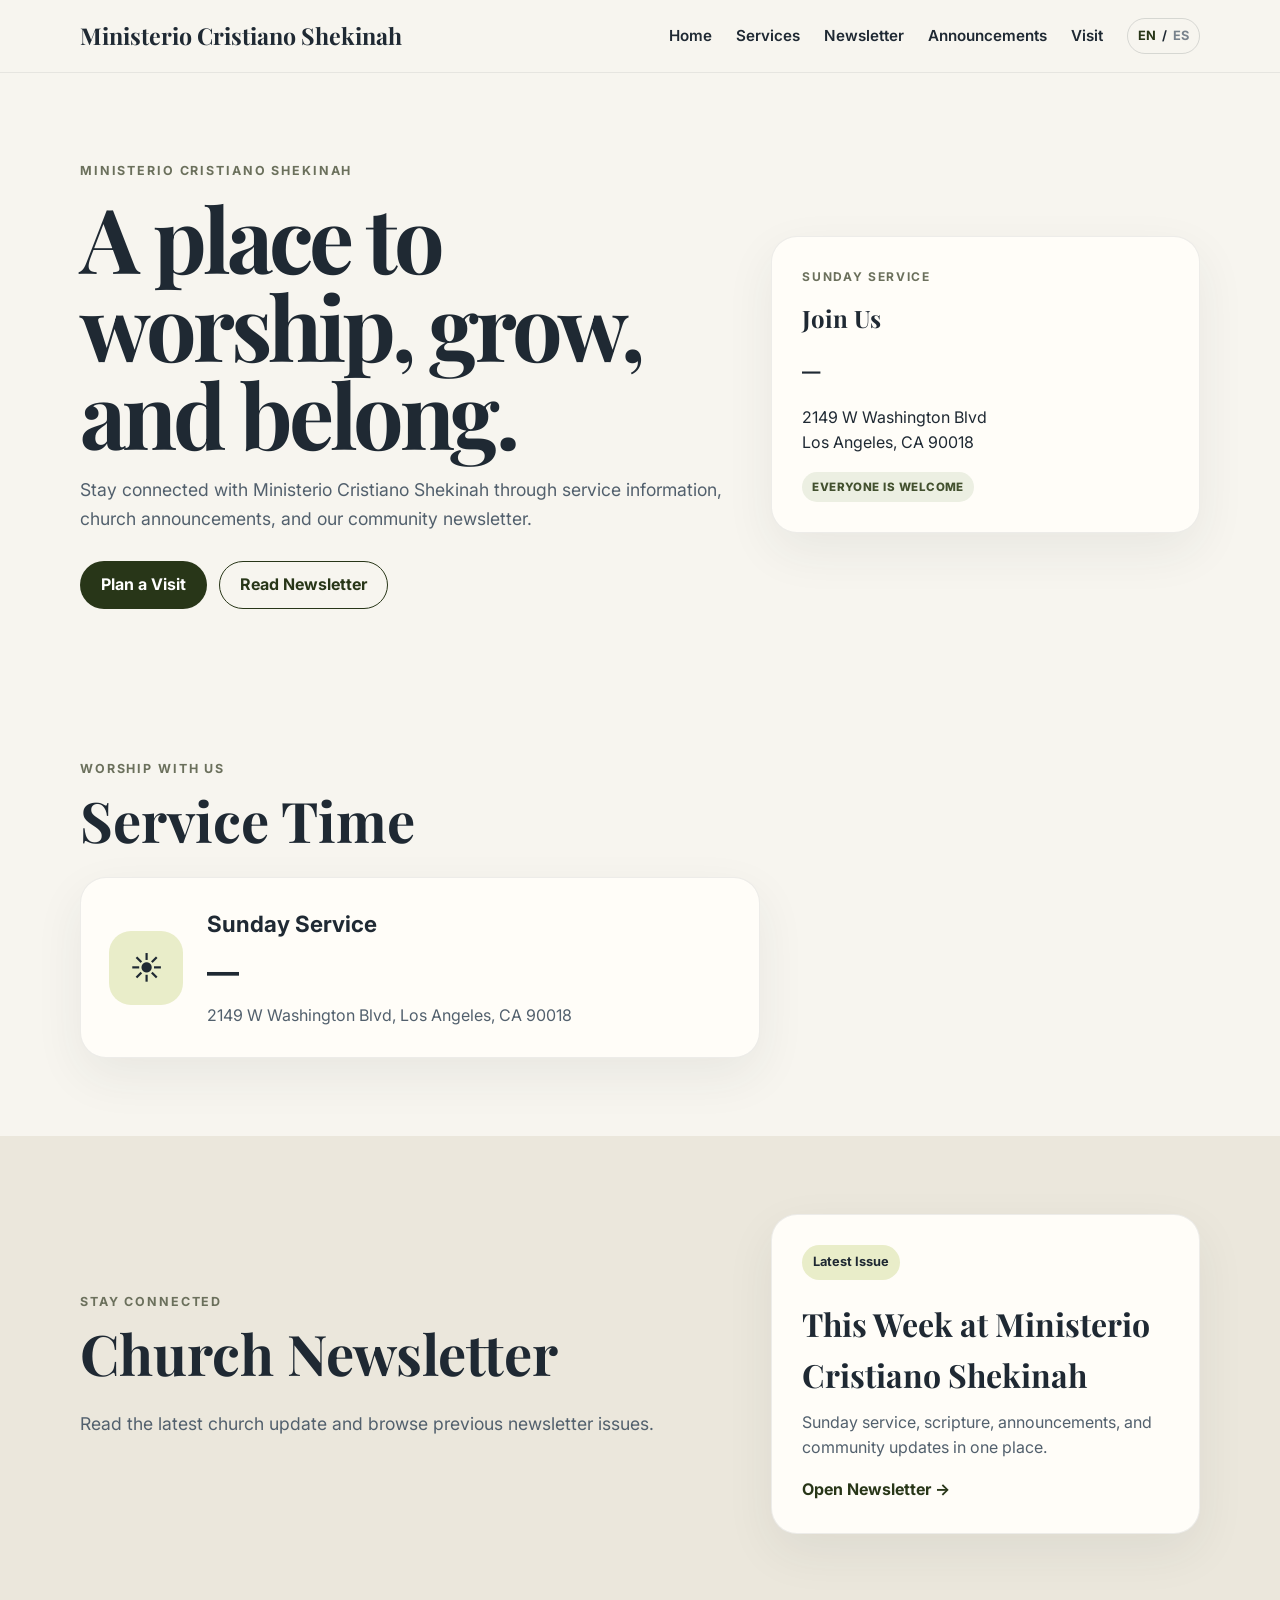
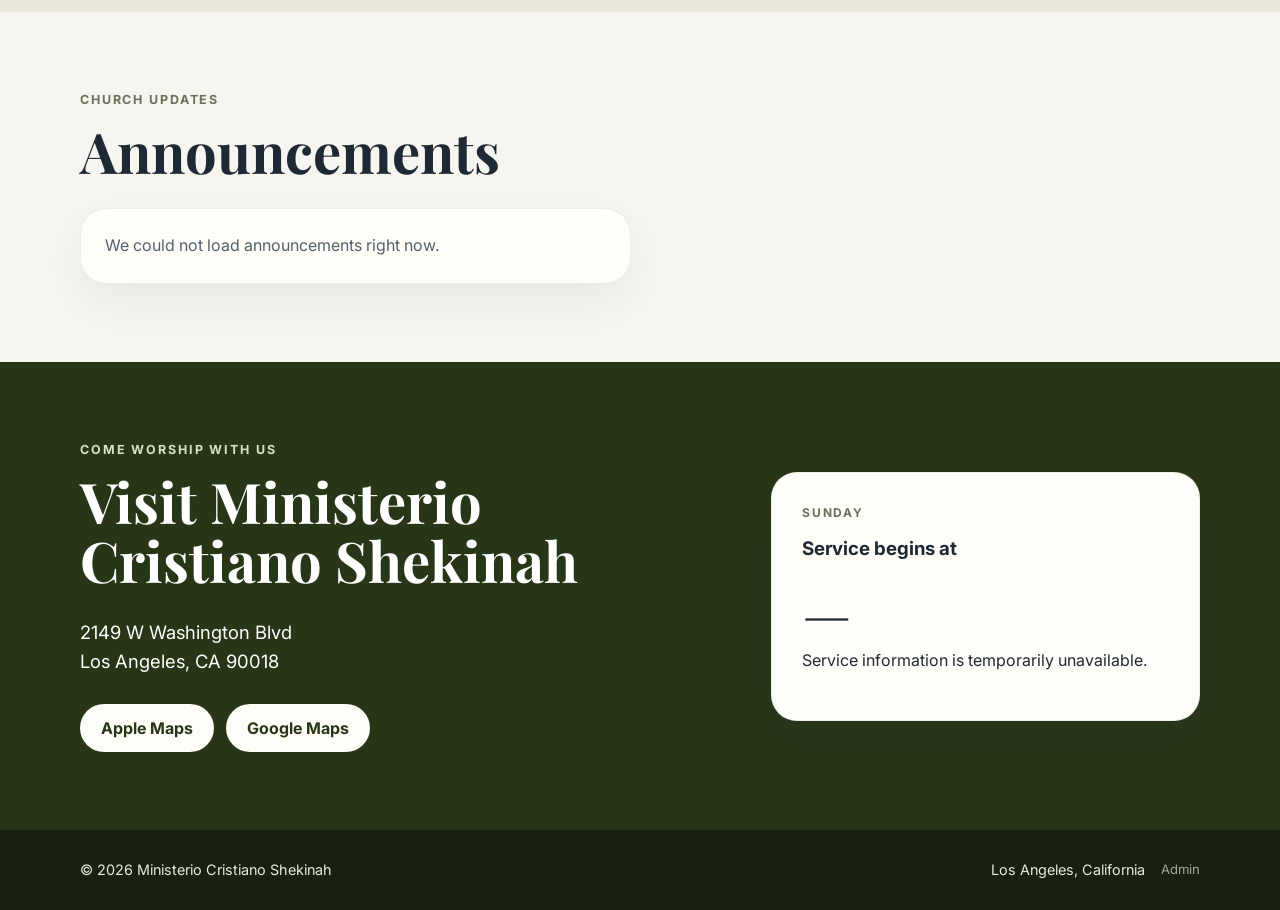
<file: index.html>
<!DOCTYPE html>
<html lang="en">
<head>
  <meta charset="UTF-8" />
  <meta name="viewport" content="width=device-width, initial-scale=1.0" />
  <meta name="description" content="Ministerio Cristiano Shekinah — worship, community updates, and church newsletter in Los Angeles." />
  <title>Ministerio Cristiano Shekinah</title>

  <link rel="preconnect" href="https://fonts.googleapis.com">
  <link rel="preconnect" href="https://fonts.gstatic.com" crossorigin>
  <link rel="preconnect" href="https://nhzxlsjwsvyimozubbho.supabase.co" crossorigin>
  <link href="https://fonts.googleapis.com/css2?family=Inter:wght@400;500;600;700&family=Playfair+Display:wght@600;700&display=swap" rel="stylesheet">

  <link rel="stylesheet" href="style.css?v=8.0" />
  <script src="supabase-config.js?v=8.2" defer></script>
  <script src="script.js?v=9.0" defer></script>
</head>
<body data-page="home">
  <header class="site-header">
    <div class="container nav-wrap">
      <a class="brand" href="index.html">Ministerio Cristiano Shekinah</a>

      <div class="header-actions">
        <div class="language-toggle" aria-label="Language selector">
          <button class="lang-button active" data-lang="en" type="button">EN</button>
          <span>/</span>
          <button class="lang-button" data-lang="es" type="button">ES</button>
        </div>

        <button class="menu-button" id="menuButton" aria-label="Open navigation" aria-expanded="false">
          ☰
        </button>
      </div>

      <nav class="nav" id="navMenu">
        <a href="#home" data-i18n="nav_home">Home</a>
        <a href="#services" data-i18n="nav_services">Services</a>
        <a href="newsletter.html" data-i18n="nav_newsletter">Newsletter</a>
        <a href="#announcements" data-i18n="nav_announcements">Announcements</a>
        <a href="#visit" data-i18n="nav_visit">Visit</a>
      </nav>
    </div>
  </header>

  <main>
    <section class="hero" id="home">
      <div class="container hero-grid">
        <div>
          <p class="eyebrow">Ministerio Cristiano Shekinah</p>
          <h1 data-i18n="hero_title">A place to worship, grow, and belong.</h1>

          <p class="hero-copy" data-i18n="hero_copy">
            Stay connected with Ministerio Cristiano Shekinah through service information,
            church announcements, and our community newsletter.
          </p>

          <div class="hero-actions">
            <a class="button button-primary" href="#services" data-i18n="plan_visit">Plan a Visit</a>
            <a class="button button-secondary" href="newsletter.html" data-i18n="read_newsletter">Read Newsletter</a>
          </div>
        </div>

        <div class="hero-card">
          <p class="card-label" id="heroServiceLabel" data-i18n="sunday_service">Sunday Service</p>
          <h2 data-i18n="join_us">Join Us</h2>
          <p class="service-time" id="heroServiceTime">3:00 PM</p>
          <p>
            2149 W Washington Blvd<br>
            Los Angeles, CA 90018
          </p>
          <span class="status-pill" data-i18n="everyone_welcome">Everyone is welcome</span>
        </div>
      </div>
    </section>

    <section class="section" id="services">
      <div class="container">
        <p class="eyebrow" data-i18n="worship_with_us">Worship with us</p>
        <h2 class="section-title" data-i18n="service_time">Service Time</h2>

        <div class="service-feature">
          <div class="service-icon">☀️</div>
          <div>
            <h3 id="serviceSectionLabel" data-i18n="sunday_service">Sunday Service</h3>
            <strong id="serviceSectionTime">3:00 PM</strong>
            <p>2149 W Washington Blvd, Los Angeles, CA 90018</p>
          </div>
        </div>
      </div>
    </section>

    <section class="section section-alt newsletter-preview">
      <div class="container newsletter-preview-grid">
        <div>
          <p class="eyebrow" data-i18n="stay_connected">Stay connected</p>
          <h2 class="section-title" data-i18n="church_newsletter">Church Newsletter</h2>
          <p class="section-copy" data-i18n="newsletter_preview_copy">
            Read the latest church update and browse previous newsletter issues.
          </p>
        </div>

        <div class="preview-card">
          <span class="tag" data-i18n="latest_issue">Latest Issue</span>
          <h3 data-i18n="this_week_at">This Week at Ministerio Cristiano Shekinah</h3>
          <p data-i18n="newsletter_preview_details">
            Sunday service, scripture, announcements, and community updates in one place.
          </p>
          <a class="text-link" href="newsletter.html" data-i18n="open_newsletter">Open Newsletter →</a>
        </div>
      </div>
    </section>

    <section class="section" id="announcements">
      <div class="container">
        <p class="eyebrow" data-i18n="church_updates">Church updates</p>
        <h2 class="section-title" data-i18n="announcements">Announcements</h2>

        <div class="cards two" id="announcementList">
          <article class="announcement-card loading-card">
            <p data-i18n="loading_announcements">Loading announcements…</p>
          </article>
        </div>
      </div>
    </section>

    <section class="section visit-section" id="visit">
      <div class="container visit-grid">
        <div>
          <p class="eyebrow" data-i18n="come_worship">Come worship with us</p>
          <h2 class="section-title" data-i18n="visit_ministerio">Visit Ministerio Cristiano Shekinah</h2>
          <p class="visit-address">
            2149 W Washington Blvd<br>
            Los Angeles, CA 90018
          </p>

          <div class="hero-actions">
            <a
              class="button button-light"
              href="https://maps.apple.com/?daddr=2149+W+Washington+Blvd,+Los+Angeles,+CA+90018"
              target="_blank"
              rel="noopener noreferrer"
            >
              Apple Maps
            </a>
            <a
              class="button button-light"
              href="https://www.google.com/maps/dir/?api=1&destination=2149+W+Washington+Blvd+Los+Angeles+CA+90018"
              target="_blank"
              rel="noopener noreferrer"
            >
              Google Maps
            </a>
          </div>
        </div>

        <div class="visit-card">
          <p class="card-label" id="visitServiceDay" data-i18n="sunday">Sunday</p>
          <h3 data-i18n="service_begins">Service begins at</h3>
          <p class="big-time" id="visitServiceTime">3:00 PM</p>
          <p id="specialServiceMessage" data-i18n="welcome_message">We look forward to welcoming you.</p>
        </div>
      </div>
    </section>
  </main>

  <footer class="footer">
    <div class="container footer-row">
      <p>© <span id="year"></span> Ministerio Cristiano Shekinah</p>
      <div class="footer-links">
        <p>Los Angeles, California</p>
        <a href="admin.html" class="admin-footer-link">Admin</a>
      </div>
    </div>
  </footer>
</body>
</html>
</file>
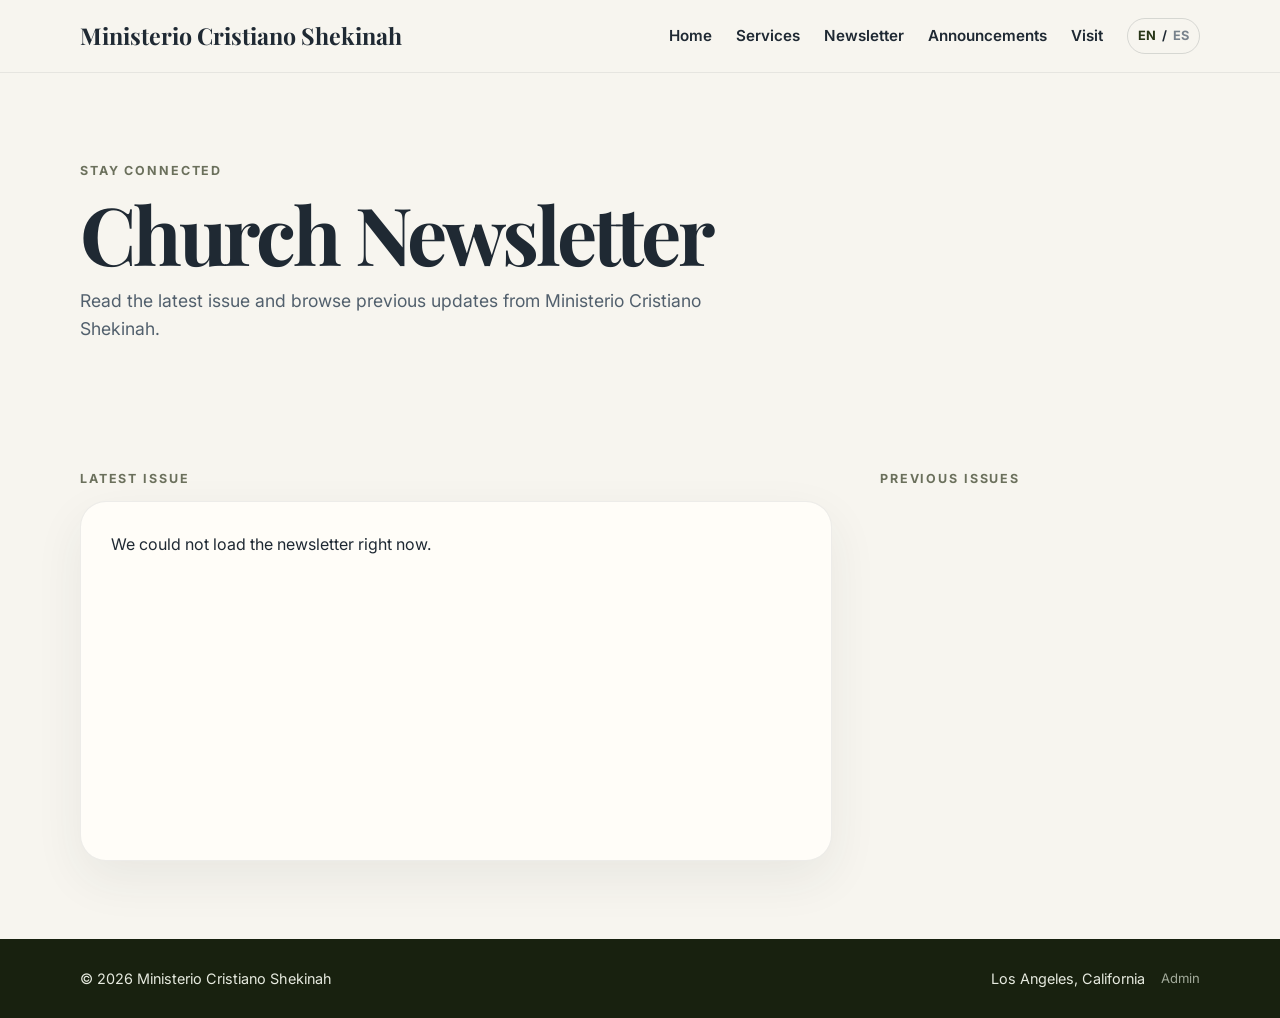
<file: newsletter.html>
<!DOCTYPE html>
<html lang="en">
<head>
  <meta charset="UTF-8" />
  <meta name="viewport" content="width=device-width, initial-scale=1.0" />
  <meta name="description" content="Ministerio Cristiano Shekinah church newsletter and archive." />
  <title>Newsletter | Ministerio Cristiano Shekinah</title>

  <link rel="preconnect" href="https://fonts.googleapis.com">
  <link rel="preconnect" href="https://fonts.gstatic.com" crossorigin>
  <link rel="preconnect" href="https://nhzxlsjwsvyimozubbho.supabase.co" crossorigin>
  <link href="https://fonts.googleapis.com/css2?family=Inter:wght@400;500;600;700&family=Playfair+Display:wght@600;700&display=swap" rel="stylesheet">

  <link rel="stylesheet" href="style.css?v=8.0" />
</head>
<body data-page="newsletter">
  <header class="site-header">
    <div class="container nav-wrap">
      <a class="brand" href="index.html">Ministerio Cristiano Shekinah</a>

      <div class="header-actions">
        <div class="language-toggle" aria-label="Language selector">
          <button class="lang-button active" data-lang="en" type="button">EN</button>
          <span>/</span>
          <button class="lang-button" data-lang="es" type="button">ES</button>
        </div>

        <button class="menu-button" id="menuButton" aria-label="Open navigation" aria-expanded="false">
          ☰
        </button>
      </div>

      <nav class="nav" id="navMenu">
        <a href="index.html" data-i18n="nav_home">Home</a>
        <a href="index.html#services" data-i18n="nav_services">Services</a>
        <a href="newsletter.html" data-i18n="nav_newsletter">Newsletter</a>
        <a href="index.html#announcements" data-i18n="nav_announcements">Announcements</a>
        <a href="index.html#visit" data-i18n="nav_visit">Visit</a>
      </nav>
    </div>
  </header>

  <main>
    <section class="newsletter-hero">
      <div class="container">
        <p class="eyebrow" data-i18n="stay_connected">Stay connected</p>
        <h1 class="page-title" data-i18n="church_newsletter">Church Newsletter</h1>
        <p class="page-intro" data-i18n="newsletter_page_intro">
          Read the latest issue and browse previous updates from Ministerio Cristiano Shekinah.
        </p>
      </div>
    </section>

    <section class="section newsletter-page-section">
      <div class="container newsletter-page-grid">
        <div>
          <p class="eyebrow" data-i18n="latest_issue">Latest Issue</p>
          <article class="full-newsletter" id="latestNewsletter">
            <p data-i18n="loading_newsletter">Loading newsletter…</p>
          </article>
        </div>

        <aside>
          <p class="eyebrow" data-i18n="previous_issues">Previous Issues</p>
          <div class="archive-list" id="newsletterArchive">
            <p data-i18n="loading_archive">Loading archive…</p>
          </div>
        </aside>
      </div>
    </section>
  </main>

  <footer class="footer">
    <div class="container footer-row">
      <p>© <span id="year"></span> Ministerio Cristiano Shekinah</p>
      <div class="footer-links">
        <p>Los Angeles, California</p>
        <a href="admin.html" class="admin-footer-link">Admin</a>
      </div>
    </div>
  </footer>

  <script src="supabase-config.js?v=8.1"></script>
  <script src="script.js?v=8.2"></script>
</body>
</html>
</file>
<file: style.css>
* {
  box-sizing: border-box;
}

html {
  scroll-behavior: smooth;
}

body {
  margin: 0;
  font-family: "Inter", sans-serif;
  background: #f7f5ef;
  color: #1f2933;
  line-height: 1.6;
}

a {
  color: inherit;
}

.container {
  width: min(1120px, calc(100% - 32px));
  margin: 0 auto;
}

.site-header {
  position: sticky;
  top: 0;
  z-index: 50;
  background: rgba(247, 245, 239, 0.95);
  backdrop-filter: blur(12px);
  border-bottom: 1px solid rgba(31, 41, 51, 0.08);
}

.nav-wrap {
  min-height: 72px;
  display: grid;
  grid-template-columns: auto 1fr auto;
  align-items: center;
  gap: 24px;
}

.brand {
  font-family: "Playfair Display", serif;
  font-size: 1.45rem;
  font-weight: 700;
  text-decoration: none;
}

.nav {
  display: flex;
  justify-content: flex-end;
  gap: 24px;
}

.nav a {
  text-decoration: none;
  font-size: 0.95rem;
  font-weight: 600;
}

.nav a:hover {
  opacity: 0.65;
}

.header-actions {
  display: flex;
  align-items: center;
  gap: 14px;
  order: 3;
}

.language-toggle {
  display: flex;
  align-items: center;
  gap: 6px;
  padding: 7px 10px;
  border: 1px solid rgba(31, 41, 51, 0.15);
  border-radius: 999px;
  font-size: 0.8rem;
  font-weight: 700;
}

.lang-button {
  border: 0;
  padding: 0;
  background: transparent;
  color: #78828c;
  font: inherit;
  cursor: pointer;
}

.lang-button.active {
  color: #283618;
}

.menu-button {
  display: none;
  border: 0;
  background: transparent;
  font-size: 1.6rem;
  cursor: pointer;
}

.hero {
  padding: 88px 0 72px;
}

.hero-grid,
.visit-grid,
.newsletter-preview-grid,
.newsletter-page-grid {
  display: grid;
  grid-template-columns: 1.2fr 0.8fr;
  gap: 48px;
  align-items: center;
}

.eyebrow,
.mini-label {
  margin: 0 0 12px;
  text-transform: uppercase;
  letter-spacing: 0.15em;
  font-size: 0.78rem;
  font-weight: 700;
  color: #6b705c;
}

h1,
h2,
h3,
h4,
p {
  margin-top: 0;
}

h1,
.section-title,
.hero-card h2,
.preview-card h3,
.page-title,
.full-newsletter h2 {
  font-family: "Playfair Display", serif;
}

h1 {
  max-width: 720px;
  margin-bottom: 20px;
  font-size: clamp(3rem, 7vw, 5.8rem);
  line-height: 0.98;
  letter-spacing: -0.045em;
}

.hero-copy,
.section-copy,
.page-intro {
  max-width: 650px;
  font-size: 1.1rem;
  color: #52606d;
}

.hero-actions {
  display: flex;
  flex-wrap: wrap;
  gap: 12px;
  margin-top: 28px;
}

.button {
  display: inline-flex;
  align-items: center;
  justify-content: center;
  min-height: 48px;
  padding: 0 20px;
  border-radius: 999px;
  border: 1px solid transparent;
  font: inherit;
  font-weight: 700;
  text-decoration: none;
  cursor: pointer;
}

.button-primary {
  background: #283618;
  color: white;
}

.button-secondary {
  background: transparent;
  border-color: #283618;
  color: #283618;
}

.button-light {
  background: #fffdf8;
  color: #283618;
}

.hero-card,
.preview-card,
.visit-card,
.service-feature,
.announcement-card,
.full-newsletter,
.archive-item {
  background: #fffdf8;
  border: 1px solid rgba(31, 41, 51, 0.08);
  border-radius: 26px;
  box-shadow: 0 18px 50px rgba(38, 50, 56, 0.07);
}

.hero-card,
.preview-card,
.visit-card,
.full-newsletter {
  padding: 30px;
}

.card-label {
  color: #6b705c;
  font-weight: 700;
  text-transform: uppercase;
  font-size: 0.75rem;
  letter-spacing: 0.14em;
}

.service-time {
  font-size: 1.15rem;
  font-weight: 700;
}

.status-pill,
.tag {
  display: inline-block;
  padding: 7px 11px;
  border-radius: 999px;
  background: #e9edc9;
  font-size: 0.8rem;
  font-weight: 700;
}

.section {
  padding: 78px 0;
}

.section-alt {
  background: #ebe7dc;
}

.section-title {
  margin-bottom: 28px;
  font-size: clamp(2.2rem, 5vw, 3.5rem);
  line-height: 1.05;
}

.service-feature {
  display: flex;
  gap: 24px;
  align-items: center;
  max-width: 680px;
  padding: 28px;
}

.service-feature h3 {
  margin-bottom: 4px;
  font-size: 1.4rem;
}

.service-feature strong {
  font-size: 2rem;
}

.service-feature p:last-child {
  margin: 6px 0 0;
  color: #52606d;
}

.service-icon {
  display: grid;
  place-items: center;
  width: 74px;
  height: 74px;
  flex: 0 0 auto;
  border-radius: 22px;
  background: #e9edc9;
  font-size: 2rem;
}

.newsletter-preview-grid {
  align-items: center;
}

.preview-card h3 {
  margin: 18px 0 10px;
  font-size: 2rem;
}

.preview-card p {
  color: #52606d;
}

.text-link {
  font-weight: 700;
  color: #283618;
  text-decoration: none;
}

.cards {
  display: grid;
  gap: 18px;
}

.cards.two {
  grid-template-columns: repeat(2, 1fr);
}

.announcement-card {
  padding: 24px;
}

.announcement-card h3 {
  margin: 14px 0 8px;
}

.announcement-card p {
  margin-bottom: 0;
  color: #52606d;
}

.content-note {
  margin: 20px 0 0;
  color: #78828c;
  font-size: 0.85rem;
}

.visit-section {
  background: #283618;
  color: white;
}

.visit-section .eyebrow {
  color: #d9e2c2;
}

.visit-address {
  font-size: 1.15rem;
  margin-bottom: 24px;
}

.visit-card {
  color: #1f2933;
}

.big-time {
  margin-bottom: 8px;
  font-family: "Playfair Display", serif;
  font-size: 3.6rem;
  line-height: 1;
}

.newsletter-hero {
  padding: 88px 0 30px;
}

.page-title {
  margin-bottom: 14px;
  font-size: clamp(3rem, 7vw, 5rem);
  line-height: 1;
  letter-spacing: -0.04em;
}

.newsletter-page-grid {
  grid-template-columns: minmax(0, 1fr) 320px;
  align-items: start;
}

.full-newsletter {
  min-height: 360px;
}

.full-newsletter h2 {
  margin: 12px 0 6px;
  font-size: 2.3rem;
}

.issue-date {
  color: #6b705c;
  font-weight: 600;
}

.newsletter-section {
  padding: 22px 0;
  border-top: 1px solid rgba(31, 41, 51, 0.1);
}

.newsletter-section:first-of-type {
  margin-top: 24px;
}

.newsletter-section h3 {
  margin-bottom: 6px;
}

.newsletter-section p {
  margin-bottom: 0;
  color: #52606d;
  white-space: pre-line;
}

.archive-list {
  display: grid;
  gap: 12px;
}

.archive-item {
  display: block;
  padding: 18px;
  text-decoration: none;
  cursor: pointer;
}

.archive-item:hover {
  transform: translateY(-1px);
}

.archive-item strong {
  display: block;
  margin-bottom: 3px;
}

.archive-item span {
  color: #6b705c;
  font-size: 0.88rem;
}

.footer {
  padding: 28px 0;
  background: #18210f;
  color: #e6eadf;
}

.footer-row {
  display: flex;
  justify-content: space-between;
  gap: 20px;
  font-size: 0.9rem;
}

.footer-row p {
  margin-bottom: 0;
}

@media (max-width: 900px) {
  .nav-wrap {
    grid-template-columns: 1fr auto;
  }

  .header-actions {
    order: initial;
  }

  .menu-button {
    display: block;
  }

  .nav {
    display: none;
    position: absolute;
    top: 72px;
    left: 16px;
    right: 16px;
    flex-direction: column;
    gap: 4px;
    padding: 14px;
    background: #fffdf8;
    border-radius: 18px;
    box-shadow: 0 14px 35px rgba(31, 41, 51, 0.12);
  }

  .nav.open {
    display: flex;
  }

  .nav a {
    padding: 10px;
  }

  .hero {
    padding-top: 56px;
  }

  .hero-grid,
  .visit-grid,
  .newsletter-preview-grid,
  .newsletter-page-grid,
  .cards.two {
    grid-template-columns: 1fr;
  }

  .hero-grid,
  .visit-grid,
  .newsletter-preview-grid,
  .newsletter-page-grid {
    gap: 28px;
  }

  h1 {
    font-size: clamp(3rem, 14vw, 4.6rem);
  }

  .service-feature {
    align-items: flex-start;
  }

  .newsletter-page-grid aside {
    margin-top: 14px;
  }

  .footer-row {
    flex-direction: column;
    gap: 4px;
  }
}


.footer-links {
  display: flex;
  align-items: center;
  gap: 16px;
}

.admin-footer-link {
  color: #cfd7c8;
  font-size: 0.82rem;
  text-decoration: none;
  opacity: 0.75;
}

.admin-footer-link:hover {
  opacity: 1;
}

.admin-body {
  min-height: 100vh;
  background:
    radial-gradient(circle at top right, rgba(233, 237, 201, 0.7), transparent 34%),
    #f7f5ef;
}

.admin-main {
  padding: 72px 0 96px;
}

.admin-shell {
  width: min(1040px, calc(100% - 32px));
  margin: 0 auto;
}

.admin-back-link {
  display: inline-block;
  margin-bottom: 28px;
  color: #52606d;
  font-size: 0.9rem;
  font-weight: 700;
  text-decoration: none;
}

.admin-login-grid {
  display: grid;
  grid-template-columns: 1fr 440px;
  gap: 56px;
  align-items: center;
  min-height: 65vh;
}

.admin-intro h1 {
  margin-bottom: 18px;
  font-family: "Playfair Display", serif;
  font-size: clamp(3rem, 7vw, 5rem);
  line-height: 0.98;
  letter-spacing: -0.04em;
}

.admin-intro p {
  max-width: 560px;
  color: #52606d;
  font-size: 1.05rem;
}

.admin-card {
  background: #fffdf8;
  border: 1px solid rgba(31, 41, 51, 0.08);
  border-radius: 28px;
  padding: 30px;
  box-shadow: 0 22px 55px rgba(38, 50, 56, 0.1);
}

.admin-card h2 {
  margin-bottom: 8px;
  font-family: "Playfair Display", serif;
  font-size: 2rem;
}

.admin-card-copy {
  margin-bottom: 24px;
  color: #6b7280;
  font-size: 0.95rem;
}

.admin-form {
  display: grid;
  gap: 18px;
}

.admin-form label,
.editor-field label {
  display: grid;
  gap: 7px;
  font-size: 0.9rem;
  font-weight: 700;
}

.admin-form input,
.editor-field input,
.editor-field textarea,
.editor-field select {
  width: 100%;
  border: 1px solid #cbd2d9;
  border-radius: 14px;
  padding: 13px 14px;
  font: inherit;
  background: white;
}

.admin-form input:focus,
.editor-field input:focus,
.editor-field textarea:focus,
.editor-field select:focus {
  outline: 2px solid #a3b18a;
  border-color: transparent;
}

.password-wrap {
  position: relative;
}

.password-wrap input {
  padding-right: 70px;
}

.password-toggle {
  position: absolute;
  top: 50%;
  right: 12px;
  transform: translateY(-50%);
  border: 0;
  background: transparent;
  color: #52606d;
  font-weight: 700;
  cursor: pointer;
}

.admin-security-note {
  display: flex;
  gap: 10px;
  margin-top: 22px;
  padding: 14px;
  border-radius: 16px;
  background: #f4f1e8;
  color: #59636d;
  font-size: 0.83rem;
}

.admin-message {
  min-height: 24px;
  margin: 14px 0 0;
  color: #6b705c;
  font-size: 0.9rem;
  font-weight: 600;
}

.admin-demo-button {
  width: 100%;
  margin-top: 10px;
  border: 0;
  background: transparent;
  color: #52606d;
  font: inherit;
  font-size: 0.88rem;
  font-weight: 700;
  text-decoration: underline;
  cursor: pointer;
}

.admin-dashboard {
  display: none;
}

.admin-dashboard.visible {
  display: block;
}

.admin-login-view.hidden {
  display: none;
}

.dashboard-header {
  display: flex;
  justify-content: space-between;
  gap: 24px;
  align-items: flex-start;
  margin-bottom: 32px;
}

.dashboard-header h1 {
  margin-bottom: 8px;
  font-family: "Playfair Display", serif;
  font-size: clamp(2.7rem, 6vw, 4.5rem);
  line-height: 1;
}

.dashboard-subtitle {
  color: #52606d;
}

.dashboard-actions {
  display: flex;
  gap: 10px;
}

.admin-button-secondary {
  border: 1px solid #283618;
  background: transparent;
  color: #283618;
}

.admin-editor-grid {
  display: grid;
  grid-template-columns: minmax(0, 1.1fr) minmax(320px, 0.9fr);
  gap: 24px;
  align-items: start;
}

.editor-panel,
.preview-panel {
  background: #fffdf8;
  border: 1px solid rgba(31, 41, 51, 0.08);
  border-radius: 24px;
  padding: 26px;
}

.editor-panel h2,
.preview-panel h2 {
  font-family: "Playfair Display", serif;
  margin-bottom: 22px;
}

.editor-fields {
  display: grid;
  gap: 18px;
}

.editor-row {
  display: grid;
  grid-template-columns: 1fr 1fr;
  gap: 14px;
}

.editor-language-tabs {
  display: flex;
  gap: 8px;
  margin-bottom: 20px;
}

.editor-tab {
  border: 1px solid rgba(31, 41, 51, 0.14);
  border-radius: 999px;
  padding: 8px 13px;
  background: white;
  font: inherit;
  font-size: 0.82rem;
  font-weight: 700;
  cursor: pointer;
}

.editor-tab.active {
  background: #283618;
  color: white;
  border-color: #283618;
}

.editor-language-panel {
  display: none;
}

.editor-language-panel.active {
  display: grid;
  gap: 18px;
}

.editor-field textarea {
  min-height: 110px;
  resize: vertical;
}

.editor-helper {
  margin: -6px 0 0;
  color: #7b8490;
  font-size: 0.8rem;
}

.editor-toolbar {
  display: flex;
  flex-wrap: wrap;
  gap: 10px;
  margin-top: 22px;
}

.preview-newsletter {
  overflow: hidden;
  border: 1px solid rgba(31, 41, 51, 0.08);
  border-radius: 20px;
  background: #f7f5ef;
}

.preview-newsletter-header {
  padding: 26px;
  background: #283618;
  color: white;
}

.preview-newsletter-header p {
  margin-bottom: 8px;
  color: #dfe6d6;
  font-size: 0.75rem;
  font-weight: 700;
  letter-spacing: 0.12em;
  text-transform: uppercase;
}

.preview-newsletter-header h3 {
  margin-bottom: 4px;
  font-family: "Playfair Display", serif;
  font-size: 1.8rem;
}

.preview-newsletter-date {
  opacity: 0.8;
  font-size: 0.88rem;
}

.preview-newsletter-body {
  padding: 24px;
}

.preview-section {
  padding: 17px 0;
  border-top: 1px solid rgba(31, 41, 51, 0.09);
}

.preview-section:first-child {
  padding-top: 0;
  border-top: 0;
}

.preview-section h4 {
  margin-bottom: 6px;
}

.preview-section p {
  margin-bottom: 0;
  color: #59636d;
  white-space: pre-line;
}

.draft-status {
  margin-top: 16px;
  color: #6b705c;
  font-size: 0.84rem;
  font-weight: 700;
}

@media (max-width: 850px) {
  .admin-login-grid,
  .admin-editor-grid {
    grid-template-columns: 1fr;
  }

  .admin-login-grid {
    gap: 30px;
  }

  .dashboard-header {
    flex-direction: column;
  }

  .editor-row {
    grid-template-columns: 1fr;
  }

  .footer-links {
    align-items: flex-start;
    flex-direction: column;
    gap: 4px;
  }
}


.admin-form button:disabled,
.admin-form input:disabled {
  opacity: 0.58;
  cursor: not-allowed;
}

.dashboard-actions {
  flex-wrap: wrap;
}

@media (max-width: 620px) {
  .dashboard-actions {
    width: 100%;
  }

  .dashboard-actions .button {
    flex: 1 1 auto;
  }
}


.admin-content-tabs {
  display: flex;
  gap: 8px;
  margin: 0 0 30px;
  padding: 6px;
  width: fit-content;
  border: 1px solid rgba(31, 41, 51, 0.08);
  border-radius: 999px;
  background: #fffdf8;
}

.admin-content-tab {
  border: 0;
  border-radius: 999px;
  padding: 10px 18px;
  background: transparent;
  color: #52606d;
  font: inherit;
  font-weight: 700;
  cursor: pointer;
}

.admin-content-tab.active {
  background: #283618;
  color: white;
}

.admin-content-section {
  display: none;
}

.admin-content-section.active {
  display: block;
}

.section-admin-heading {
  display: flex;
  justify-content: space-between;
  align-items: flex-end;
  gap: 24px;
  margin-bottom: 24px;
}

.section-admin-heading h2 {
  margin-bottom: 6px;
  font-family: "Playfair Display", serif;
  font-size: clamp(2rem, 4vw, 3rem);
}

.section-admin-heading p:last-child {
  margin-bottom: 0;
  color: #52606d;
}

.service-admin-preview {
  padding: 30px;
  border-radius: 22px;
  background: #283618;
  color: white;
}

.service-admin-preview .card-label {
  color: #d9e2c2;
}

.service-admin-preview h3 {
  margin: 10px 0 8px;
  font-family: "Playfair Display", serif;
  font-size: 2rem;
}

.service-admin-preview .big-time {
  color: white;
}

.announcement-admin-layout {
  display: grid;
  grid-template-columns: 360px minmax(0, 1fr);
  gap: 24px;
  align-items: start;
}

.announcement-admin-list {
  display: grid;
  gap: 12px;
}

.admin-announcement-item {
  width: 100%;
  padding: 18px;
  border: 1px solid rgba(31, 41, 51, 0.08);
  border-radius: 18px;
  background: #fffdf8;
  text-align: left;
  cursor: pointer;
  box-shadow: 0 10px 25px rgba(38, 50, 56, 0.05);
}

.admin-announcement-item.selected {
  outline: 2px solid #283618;
}

.admin-announcement-item-top {
  display: flex;
  align-items: center;
  justify-content: space-between;
  gap: 10px;
  margin-bottom: 8px;
}

.admin-announcement-status {
  font-size: 0.74rem;
  font-weight: 700;
  color: #6b705c;
}

.admin-announcement-item h3 {
  margin-bottom: 5px;
  font-size: 1rem;
}

.admin-announcement-item p {
  margin-bottom: 0;
  color: #68727d;
  font-size: 0.88rem;
}

.announcement-editor {
  min-height: 420px;
}

.announcement-editor-empty {
  min-height: 330px;
  display: grid;
  place-items: center;
  color: #78828c;
  text-align: center;
}

.announcement-editor-form.hidden {
  display: none;
}

.announcement-lang-panel {
  display: none;
}

.announcement-lang-panel.active {
  display: grid;
  gap: 18px;
}

.admin-backend-note {
  margin-top: 28px;
  padding: 18px 20px;
  border: 1px solid rgba(31, 41, 51, 0.08);
  border-radius: 18px;
  background: #f1eee5;
  color: #59636d;
  font-size: 0.9rem;
}

@media (max-width: 900px) {
  .announcement-admin-layout {
    grid-template-columns: 1fr;
  }

  .section-admin-heading {
    align-items: flex-start;
    flex-direction: column;
  }
}

@media (max-width: 620px) {
  .admin-content-tabs {
    width: 100%;
    overflow-x: auto;
  }

  .admin-content-tab {
    flex: 1 0 auto;
  }
}


.admin-backend-note.live {
  background: #eef3e1;
  border-color: rgba(40, 54, 24, 0.16);
  color: #3d4c2d;
}

.admin-backend-note.live strong {
  color: #283618;
}

#announcementId[readonly] {
  background: #f3f1eb;
  color: #6b7280;
}

.button:disabled {
  opacity: 0.65;
  cursor: wait;
}


/* v0.8 content management */
.management-toolbar {
  display: flex;
  align-items: center;
  justify-content: space-between;
  gap: 18px;
  margin-bottom: 18px;
}

.management-toolbar label {
  display: flex;
  align-items: center;
  gap: 10px;
  color: #52606d;
  font-size: 0.88rem;
  font-weight: 700;
}

.management-toolbar select {
  border: 1px solid #cbd2d9;
  border-radius: 999px;
  padding: 9px 36px 9px 14px;
  background: #fffdf8;
  font: inherit;
  font-weight: 700;
}

.management-count {
  color: #7b8490;
  font-size: 0.86rem;
  font-weight: 700;
}

.management-list {
  display: grid;
  gap: 12px;
  align-content: start;
}

.management-list-item {
  width: 100%;
  padding: 17px 18px;
  border: 1px solid rgba(31, 41, 51, 0.09);
  border-radius: 18px;
  background: #fffdf8;
  box-shadow: 0 9px 24px rgba(38, 50, 56, 0.045);
  text-align: left;
  cursor: pointer;
}

.management-list-item:hover {
  border-color: rgba(40, 54, 24, 0.28);
}

.management-list-item.selected {
  border-color: #283618;
  box-shadow: 0 0 0 2px rgba(40, 54, 24, 0.13);
}

.management-list-item-top {
  display: flex;
  align-items: center;
  justify-content: space-between;
  gap: 12px;
  margin-bottom: 9px;
}

.management-list-item h3 {
  margin: 0 0 5px;
  font-size: 1rem;
  line-height: 1.3;
}

.management-list-item p {
  margin: 0;
  color: #68727d;
  font-size: 0.86rem;
  line-height: 1.45;
}

.status-pill {
  display: inline-flex;
  align-items: center;
  width: fit-content;
  border-radius: 999px;
  padding: 6px 10px;
  background: #ecefe2;
  color: #43512f;
  font-size: 0.72rem;
  font-weight: 800;
  letter-spacing: 0.04em;
  text-transform: uppercase;
}

.status-pill[data-status="published"],
.status-pill[data-status="active"] {
  background: #e5edc3;
  color: #304017;
}

.status-pill[data-status="draft"] {
  background: #eeeae0;
  color: #665f51;
}

.status-pill[data-status="ready"] {
  background: #e8edf3;
  color: #44576b;
}

.status-pill[data-status="hidden"] {
  background: #efe7e1;
  color: #76584b;
}

.management-editor-header {
  display: flex;
  align-items: flex-start;
  justify-content: space-between;
  gap: 16px;
  margin-bottom: 22px;
}

.management-editor-header h3 {
  margin: 9px 0 0;
  font-family: "Playfair Display", serif;
  font-size: 1.8rem;
}

.record-id {
  max-width: 44%;
  color: #9299a0;
  font-size: 0.72rem;
  overflow-wrap: anywhere;
}

.management-actions {
  display: flex;
  justify-content: space-between;
  gap: 12px;
  flex-wrap: wrap;
  margin-top: 24px;
}

.management-actions-right {
  display: flex;
  justify-content: flex-end;
  gap: 10px;
  flex-wrap: wrap;
}

.danger-button {
  border: 1px solid #9c4d46;
  background: transparent;
  color: #8b3933;
}

.danger-button:hover {
  background: #f7ecea;
}

.newsletter-management-layout {
  display: grid;
  grid-template-columns: 330px minmax(0, 1fr);
  gap: 24px;
  align-items: start;
}

.newsletter-management-editor {
  min-height: 570px;
}

.newsletter-workspace {
  display: grid;
  grid-template-columns: minmax(0, 1fr) minmax(300px, 0.78fr);
  gap: 24px;
  align-items: start;
}

.preview-heading {
  margin: 0 0 13px;
  font-family: "Playfair Display", serif;
  font-size: 1.5rem;
}

.newsletter-management-actions {
  border-top: 1px solid rgba(31, 41, 51, 0.08);
  padding-top: 22px;
}

.empty-management-list {
  padding: 24px;
  border: 1px dashed rgba(31, 41, 51, 0.16);
  border-radius: 18px;
  color: #78828c;
  background: rgba(255, 253, 248, 0.55);
  text-align: center;
}

@media (max-width: 1050px) {
  .newsletter-management-layout {
    grid-template-columns: 1fr;
  }

  .management-list {
    grid-template-columns: repeat(2, minmax(0, 1fr));
  }
}

@media (max-width: 850px) {
  .newsletter-workspace {
    grid-template-columns: 1fr;
  }
}

@media (max-width: 650px) {
  .management-list {
    grid-template-columns: 1fr;
  }

  .management-toolbar,
  .management-actions {
    align-items: stretch;
    flex-direction: column;
  }

  .management-actions-right {
    justify-content: stretch;
    flex-direction: column;
  }

  .management-actions .button,
  .management-actions-right .button {
    width: 100%;
  }

  .record-id {
    display: none;
  }
}
</file>
